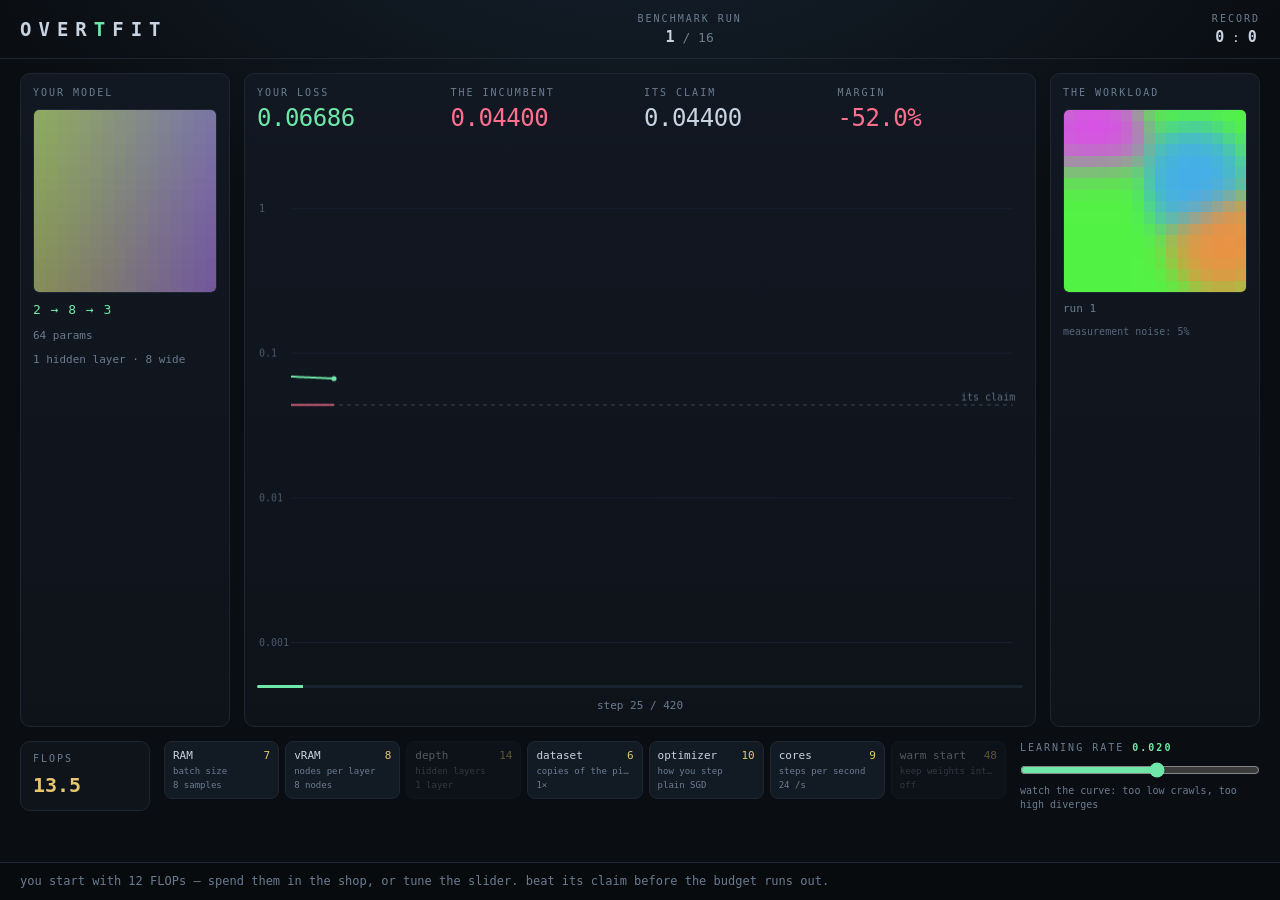
<file: docs/index.html>
<!doctype html>
<html lang="en">
<head>
<meta charset="utf-8">
<meta name="viewport" content="width=device-width, initial-scale=1, viewport-fit=cover">
<meta name="theme-color" content="#0a0d11">
<meta name="mobile-web-app-capable" content="yes">
<meta name="apple-mobile-web-app-capable" content="yes">
<meta name="apple-mobile-web-app-status-bar-style" content="black-translucent">
<title>OVERFIT — a benchmark race</title>
<link rel="stylesheet" href="style.css">
</head>
<body>
<header>
  <div class="brand">OVER<span>T</span>FIT</div>
  <div class="mid">
    <div class="lbl">benchmark run</div>
    <div class="run"><b id="run">1</b> / 16</div>
  </div>
  <div class="rec">
    <div class="lbl">record</div>
    <div><b id="wins">0</b> : <b id="losses">0</b></div>
  </div>
</header>

<main>
  <section class="panel model">
    <div class="cap">your model</div>
    <canvas id="mine" width="16" height="16"></canvas>
    <div class="arch" id="arch">2 → 8 → 3</div>
    <div class="sub" id="params">0 params</div>
    <div class="sub" id="archline">1 hidden layer · 8 wide</div>
  </section>

  <section class="panel race">
    <div class="num">
      <div>
        <div class="cap">your loss</div>
        <div class="big you" id="loss">1.0000</div>
      </div>
      <div>
        <div class="cap">the incumbent</div>
        <div class="big house" id="house">1.0000</div>
      </div>
      <div>
        <div class="cap">its claim</div>
        <div class="big dim" id="floor">0.0570</div>
      </div>
      <div>
        <div class="cap">margin</div>
        <div class="big" id="margin">—</div>
      </div>
    </div>
    <canvas id="chart" width="720" height="300"></canvas>
    <div class="bar"><i id="prog"></i></div>
    <div class="sub center" id="steps">step 0 / 420</div>
  </section>

  <section class="panel workload">
    <div class="cap">the workload</div>
    <canvas id="truth" width="16" height="16"></canvas>
    <div class="sub" id="workload">run 1</div>
    <div class="sub small">measurement noise: 5%</div>
  </section>
</main>

<section class="shop">
  <div class="flops"><span class="lbl">FLOPs</span> <b id="flops">0</b></div>
  <div id="upgrades"></div>
  <div class="lr">
    <div class="lbl">learning rate <b id="lrval">0.020</b></div>
    <input id="lr" type="range" min="0" max="1000" value="577">
    <div class="hint" id="lrhint">watch the curve: too low crawls, too high diverges</div>
  </div>
</section>

<footer>
  <span id="msg">beat its claim before the step budget runs out. spend your FLOPs, and tune the slider.</span>
  <button id="next" hidden>next run →</button>
</footer>

<div id="banner" hidden><div class="card"><h1 id="bh"></h1><p id="bp"></p></div></div>

<script src="app.js"></script>
</body>
</html>
</file>
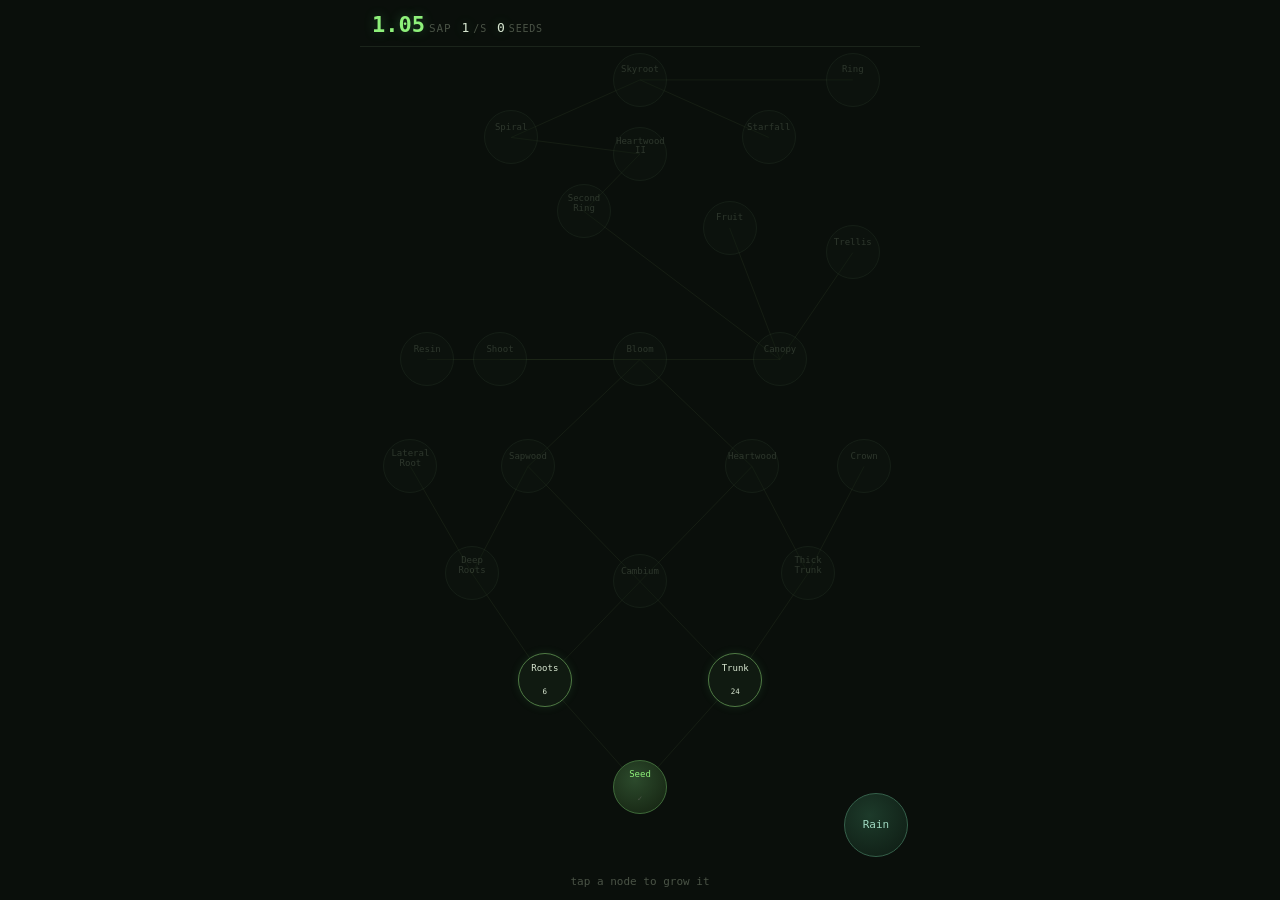
<file: docs/grove/index.html>
<!doctype html>
<html lang="en">
<head>
<meta charset="utf-8">
<meta name="viewport" content="width=device-width,initial-scale=1,maximum-scale=1,user-scalable=no">
<title>GROVE — an incremental tree</title>
<link rel="stylesheet" href="style.css">
</head>
<body>
<div id="app">
  <header>
    <div class="stat"><span id="sap">0</span><small>sap</small></div>
    <div class="stat sub"><span id="rate">0</span><small>/s</small></div>
    <div class="stat sub"><span id="seeds">0</span><small id="seedword">seeds</small></div>
    <button id="harvest" hidden></button>
  </header>

  <main>
    <svg id="links" viewBox="0 0 100 100" preserveAspectRatio="none"></svg>
    <div id="tree"></div>
    <button id="rain" title="Tap for one second of sap">Rain</button>
  </main>

  <section id="seedshop" hidden>
    <h2>Seeds <em>kept through every harvest</em></h2>
    <div id="seedlist"></div>
  </section>

  <footer id="hint">tap a node to grow it</footer>
</div>
<script type="module" src="ui.js"></script>
</body>
</html>
</file>
<file: docs/style.css>
:root {
  --bg: #0a0d11;
  --panel: #10151c;
  --line: #1d2632;
  --text: #c8d4e2;
  --dim: #6b7c91;
  --you: #6ee7a8;
  --house: #ff6f8e;
  --gold: #e7c66e;
  --mono: ui-monospace, "SF Mono", "DejaVu Sans Mono", Menlo, Consolas, monospace;
}

* { box-sizing: border-box; margin: 0; padding: 0; }

html, body {
  height: 100%;
  padding-bottom: 0;
  background: radial-gradient(1200px 600px at 50% -10%, #14202c 0%, var(--bg) 60%);
  color: var(--text);
  font: 13px/1.45 var(--mono);
  overflow: hidden;
}

header {
  display: flex; align-items: center; justify-content: space-between;
  padding: 12px 20px 10px; border-bottom: 1px solid var(--line);
}

.brand { font-size: 19px; letter-spacing: 7px; font-weight: 700; }
.brand span { color: var(--you); }
.lbl { color: var(--dim); font-size: 10px; letter-spacing: 2px; text-transform: uppercase; }
.mid, .rec { text-align: center; }
.rec b, .mid b { color: var(--text); font-size: 15px; }
.mid .run { font-size: 13px; color: var(--dim); }

main {
  display: grid;
  grid-template-columns: 210px minmax(0, 1fr) 210px;
  gap: 14px;
  padding: 14px 20px 0;
  height: calc(100vh - 232px);
  min-height: 360px;
}

.panel {
  background: linear-gradient(180deg, #121822 0%, #0e131a 100%);
  border: 1px solid var(--line);
  border-radius: 10px;
  padding: 12px;
  display: flex; flex-direction: column; gap: 8px;
  min-height: 0;
}

.cap { color: var(--dim); font-size: 10px; letter-spacing: 2px; text-transform: uppercase; }
.sub { color: var(--dim); font-size: 11px; }
.sub.small { font-size: 10px; opacity: .8; }
.center { text-align: center; }

canvas#mine, canvas#truth {
  width: 100%; aspect-ratio: 1; image-rendering: pixelated;
  border-radius: 6px; border: 1px solid var(--line); background: #000;
}

.arch { color: var(--you); font-size: 13px; letter-spacing: 1px; }

.race { gap: 10px; }
.num { display: grid; grid-template-columns: repeat(4, 1fr); gap: 8px; }
.big { font-size: 24px; font-variant-numeric: tabular-nums; letter-spacing: -.5px; }
.big.you { color: var(--you); }
.big.house { color: var(--house); }
.big.dim { color: var(--text); }
.big.good { color: var(--you); }
.big.bad { color: var(--house); }

canvas#chart { width: 100%; flex: 1; min-height: 0; }

.bar { height: 3px; background: #1a2431; border-radius: 2px; overflow: hidden; }
.bar i { display: block; height: 100%; width: 0; background: var(--you); transition: width .08s linear; }

.shop {
  margin: 14px 20px 0;
  display: grid;
  grid-template-columns: 130px minmax(0, 1fr) 240px;
  gap: 14px;
  align-items: start;
}

.flops {
  background: #0f141b; border: 1px solid var(--line); border-radius: 10px;
  padding: 10px 12px; display: flex; flex-direction: column; gap: 4px;
}
.flops b { color: var(--gold); font-size: 20px; font-variant-numeric: tabular-nums; }

#upgrades { display: grid; grid-template-columns: repeat(7, minmax(0, 1fr)); gap: 6px; }

button.buy {
  font: inherit; text-align: left; cursor: pointer; color: var(--text);
  background: #121a24; border: 1px solid var(--line); border-radius: 8px;
  padding: 6px 8px; display: grid; gap: 1px; transition: .12s; min-width: 0;
}
button.buy:hover:not(:disabled) { border-color: var(--you); background: #14202a; }
button.buy:disabled { opacity: .38; cursor: not-allowed; }
button.buy .n { font-size: 11px; display: flex; justify-content: space-between; gap: 4px; }
button.buy .n em { font-style: normal; color: var(--gold); }
button.buy .e { font-size: 9px; color: var(--dim); white-space: nowrap; overflow: hidden; text-overflow: ellipsis; }

.lr { display: flex; flex-direction: column; gap: 6px; }
.lr input { width: 100%; accent-color: var(--you); }
.lr b { color: var(--you); }
.hint { font-size: 10px; color: var(--dim); }

footer {
  position: fixed; left: 0; right: 0; bottom: 0;
  padding: 10px 20px; border-top: 1px solid var(--line);
  background: rgba(8, 11, 15, .92);
  display: flex; align-items: center; justify-content: space-between; gap: 16px;
  font-size: 12px; color: var(--dim);
}
footer button {
  font: inherit; cursor: pointer; color: #08110c; background: var(--you);
  border: 0; border-radius: 7px; padding: 7px 14px; font-weight: 700;
}

#banner[hidden] { display: none; }

#banner {
  position: fixed; inset: 0; display: grid; place-items: center;
  background: rgba(5, 8, 11, .72); backdrop-filter: blur(3px); z-index: 10;
}
#banner .card {
  background: #0f151d; border: 1px solid var(--line); border-radius: 14px;
  padding: 26px 34px; text-align: center; max-width: 480px;
}
#banner h1 { font-size: 20px; letter-spacing: 2px; margin-bottom: 8px; }
#banner p { color: var(--dim); font-size: 12px; }
#banner.win h1 { color: var(--you); }
#banner.lose h1 { color: var(--house); }

/* tablet / small laptop: stack, let the page scroll, keep the footer in flow */
@media (max-width: 900px) {
  html, body { height: auto; min-height: 100%; overflow-x: hidden; overflow-y: auto; }
  main { grid-template-columns: 1fr; height: auto; }
  .panel { min-height: auto; }
  canvas#chart { flex: none; height: 300px; }
  canvas#mine, canvas#truth { max-width: 200px; margin: 0 auto; }
  .shop { grid-template-columns: 1fr; }
  footer { position: static; margin-top: 14px; }
}

/* phone: chart first, shop under it, previews below, thumb-sized targets.
   main stops being a box (display:contents) so its three panels can be ordered
   against the shop and footer in one grid. */
@media (max-width: 860px) {
  html, body { height: auto; min-height: 100%; overflow-x: hidden; overflow-y: auto; }
  body {
    display: grid; grid-template-columns: 1fr 1fr; align-content: start;
    font-size: 14px; min-height: 100dvh;
    padding-bottom: env(safe-area-inset-bottom, 0px);
    -webkit-text-size-adjust: 100%;
  }
  header, footer, .race, .shop { grid-column: 1 / -1; }
  header { padding: 10px 14px 8px; }
  .brand { font-size: 16px; letter-spacing: 4px; }
  .rec small, .mid .lbl { font-size: 9px; }
  main { display: contents; }
  .panel { margin: 10px 14px 0; padding: 10px 12px; min-height: auto; }

  .race { order: 1; }
  .shop { order: 2; margin: 10px 14px 0; }
  .model { order: 3; grid-column: 1; }
  .workload { order: 4; grid-column: 2; }
  footer { order: 5; }

  .race .num { grid-template-columns: 1fr 1fr; gap: 6px 10px; }
  .race .big { font-size: 22px; }
  canvas#chart { flex: none; height: 240px; min-height: 240px; }
  canvas#mine, canvas#truth { max-width: 128px; margin: 0 auto; }

  .flops { flex-direction: row; align-items: baseline; justify-content: space-between; padding: 8px 12px; }
  .flops b { font-size: 18px; }
  #upgrades { grid-template-columns: repeat(auto-fit, minmax(110px, 1fr)); gap: 6px; }
  button.buy { min-height: 48px; padding: 7px 8px; }
  button.buy .n { font-size: 12px; }
  button.buy .n span { white-space: nowrap; }
  button.buy .e { font-size: 10px; }
  /* the sub-label is the first thing to lose width on a phone; the effect is the useful one */
  button.buy .e:not(.eff) { display: none; }
  button.buy .eff { white-space: nowrap; overflow: hidden; text-overflow: ellipsis; }
  .lr { gap: 8px; }
  .lr input { height: 32px; }
  .hint { font-size: 11px; }

  footer {
    position: static; margin-top: 12px; padding: 10px 14px 14px;
    flex-wrap: wrap; font-size: 12px;
  }
  footer button { min-height: 44px; padding: 10px 16px; }

  #banner .card { width: calc(100vw - 28px); max-width: 440px; padding: 20px 18px; }
  #banner h1 { font-size: 17px; }
  #banner p { font-size: 13px; }
}

@media (max-width: 400px) {
  .brand { font-size: 14px; letter-spacing: 2px; }
  .lbl { letter-spacing: 1px; }
  .race .big { font-size: 20px; }
  canvas#chart { height: 210px; min-height: 210px; }
}

/* touch: no 300ms tap delay, no sticky hover states, no accidental text select */
button, input, canvas, #banner { touch-action: manipulation; }
button, .brand, .cap, .big { -webkit-tap-highlight-color: transparent; }
@media (hover: none) {
  button.buy:hover:not(:disabled) { border-color: var(--line); background: #121a24; }
}
</file>
<file: docs/grove/style.css>
:root {
  --bg: #0a0f0b; --bark: #2f2a1e; --dim: #4a5346;
  --sap: #8ef07a; --sap2: #4fbf6a; --gold: #f0d67a; --ink: #d7e6d0;
}
* { box-sizing: border-box; -webkit-tap-highlight-color: transparent; }
html, body { margin: 0; height: 100%; background: var(--bg); color: var(--ink);
  font: 15px/1.35 ui-monospace, "DejaVu Sans Mono", Menlo, monospace; overflow: hidden; }
#app { display: flex; flex-direction: column; height: 100%; max-width: 560px; margin: 0 auto; }

header { display: flex; align-items: baseline; gap: 10px; padding: 10px 12px 6px; border-bottom: 1px solid #1b241b; }
.stat { display: flex; align-items: baseline; gap: 4px; }
.stat span { font-size: 22px; font-weight: 700; color: var(--sap); text-shadow: 0 0 12px #4fbf6a55; }
.stat small { color: var(--dim); font-size: 11px; text-transform: uppercase; letter-spacing: .08em; }
.stat.sub span { font-size: 13px; font-weight: 500; color: var(--ink); }
.stat.sub small { font-size: 10px; }
#harvest { margin-left: auto; background: linear-gradient(#2a4a2e, #16281a); color: var(--gold);
  border: 1px solid #557a4a; border-radius: 8px; padding: 6px 10px; font: inherit; font-size: 12px;
  cursor: pointer; animation: pulse 1.6s ease-in-out infinite; }
#harvest:disabled { filter: grayscale(1); opacity: .5; animation: none; cursor: default; }
@keyframes pulse { 50% { box-shadow: 0 0 16px #f0d67a55; } }

main { position: relative; flex: 1; min-height: 0; overflow: hidden; }
#links { position: absolute; inset: 0; width: 100%; height: 100%; pointer-events: none; }
#links line { stroke: #24301f; stroke-width: .45; vector-effect: non-scaling-stroke; }
#links line.live { stroke: #3f6b3a; }

#tree { position: absolute; inset: 0; }
.node { position: absolute; transform: translate(-50%, -50%); background: #101a11;
  border: 1px solid #2b3b2b; color: #6f7f6a; border-radius: 50%; width: 54px; height: 54px;
  display: grid; place-items: center; text-align: center; font: inherit; font-size: 9px; line-height: 1.05;
  padding: 2px; cursor: default; transition: transform .12s, box-shadow .2s, border-color .2s; }
.node.locked { opacity: .35; }
.node.ready { color: var(--ink); border-color: #4f7a44; cursor: pointer; box-shadow: 0 0 10px #4fbf6a22; }
.node.ready:hover { transform: translate(-50%, -50%) scale(1.08); }
.node.ready.afford { border-color: var(--sap); color: var(--sap); box-shadow: 0 0 18px #8ef07a55; }
.node.owned { background: radial-gradient(circle at 40% 35%, #2c4a2c, #13200f); color: var(--sap);
  border-color: #3f6b3a; }
.node.owned small { display: block; color: var(--dim); font-size: 8px; }
.node.bought { animation: pop .35s ease-out; }
@keyframes pop { 0% { transform: translate(-50%, -50%) scale(1); } 45% { transform: translate(-50%, -50%) scale(1.35); } }

#rain { position: absolute; right: 12px; bottom: 12px; width: 64px; height: 64px; border-radius: 50%;
  background: radial-gradient(circle at 40% 35%, #1d3a2a, #0d1a12); border: 1px solid #35604a;
  color: #9fd8c0; font: inherit; font-size: 11px; cursor: pointer; }
#rain:active { transform: scale(.94); }

#seedshop { border-top: 1px solid #1b241b; padding: 8px 12px; max-height: 30%;
  overflow-y: auto; background: #0c120d; }
#seedshop h2 { margin: 0 0 6px; font-size: 11px; color: var(--gold); text-transform: uppercase; letter-spacing: .1em; }
#seedshop h2 em { color: var(--dim); font-style: normal; text-transform: none; letter-spacing: 0; }
.up { display: flex; gap: 8px; align-items: baseline; padding: 5px 0; border-top: 1px solid #131c14; font-size: 12px; }
.up b { color: var(--gold); min-width: 44px; text-align: right; }
.up span { flex: 1; color: #a9bda4; }
.up button { background: #1a2a1a; color: var(--sap); border: 1px solid #3f6b3a; border-radius: 6px;
  font: inherit; font-size: 11px; padding: 3px 8px; cursor: pointer; }
.up button:disabled { color: #55604f; border-color: #263024; background: none; cursor: default; }
.up.done { opacity: .55; }
.up.done span { text-decoration: line-through; }

footer { padding: 6px 12px 10px; font-size: 11px; color: var(--dim); text-align: center; }
</file>
